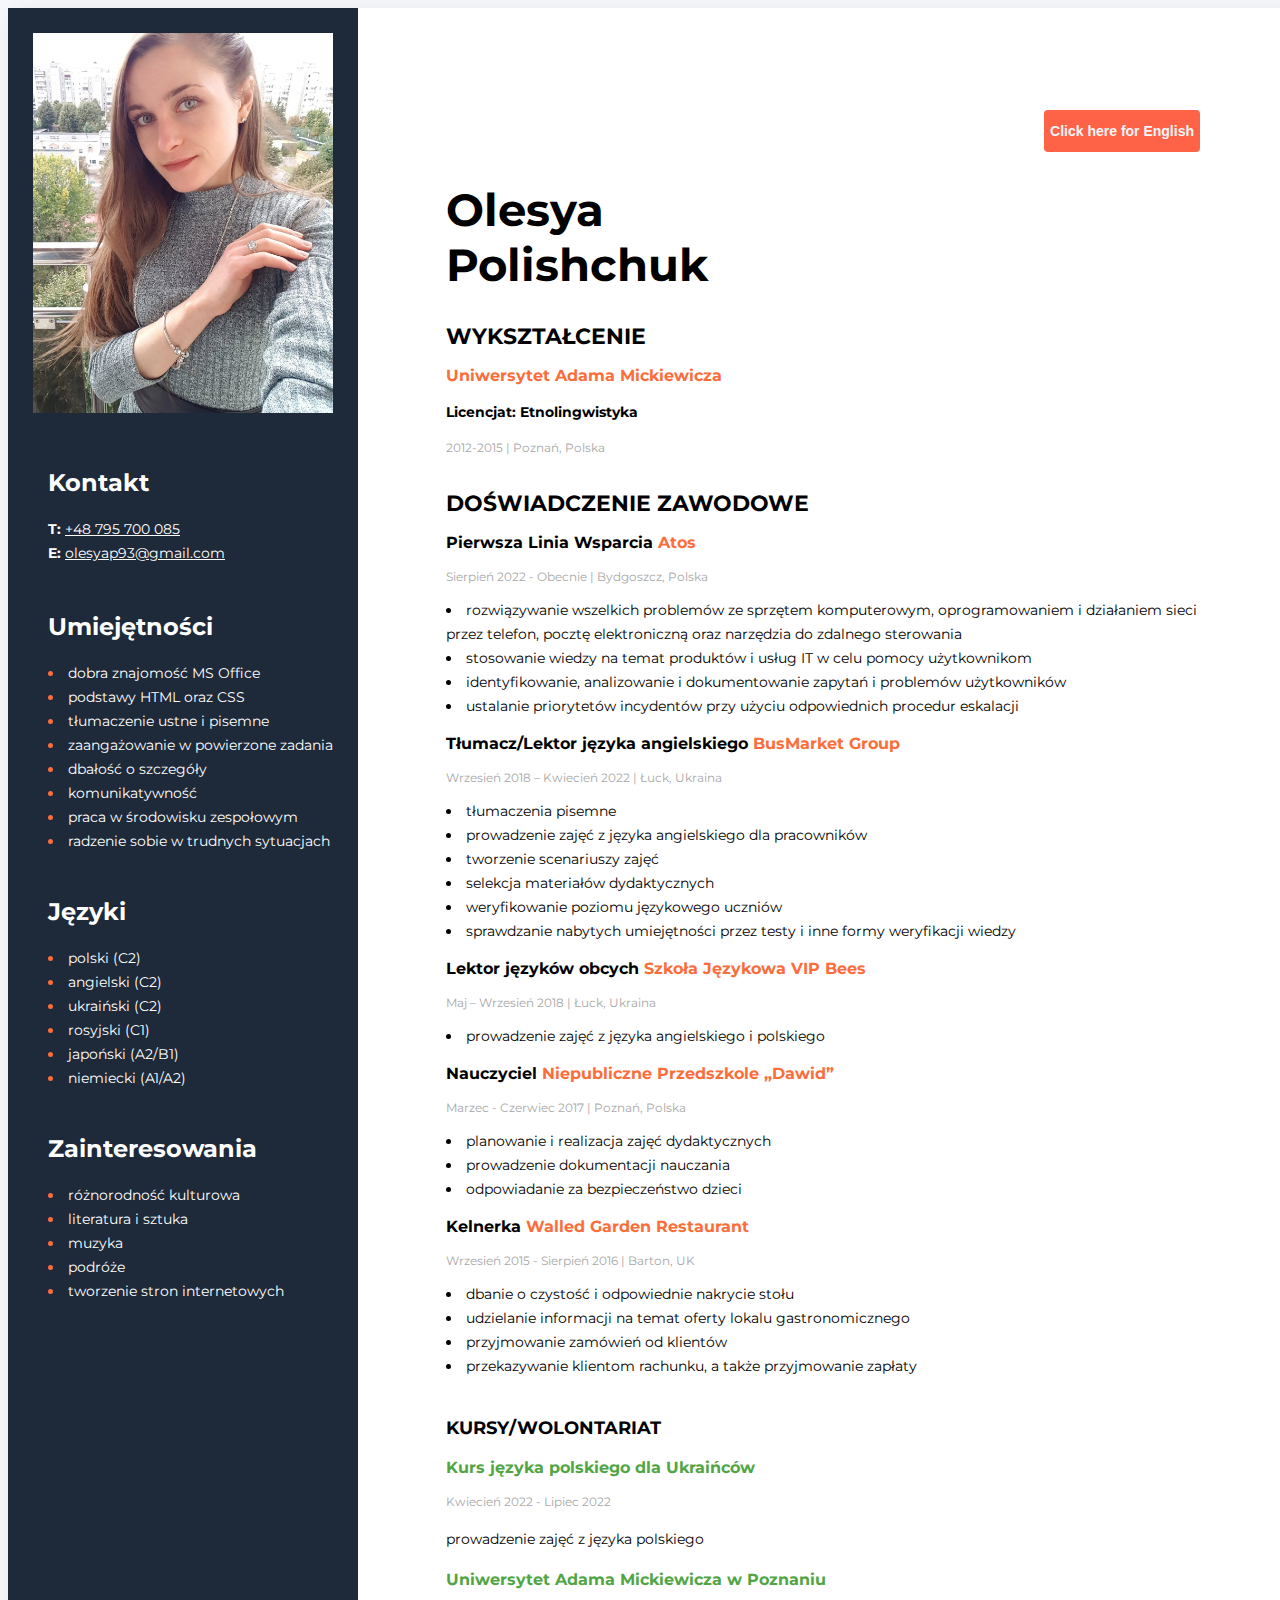
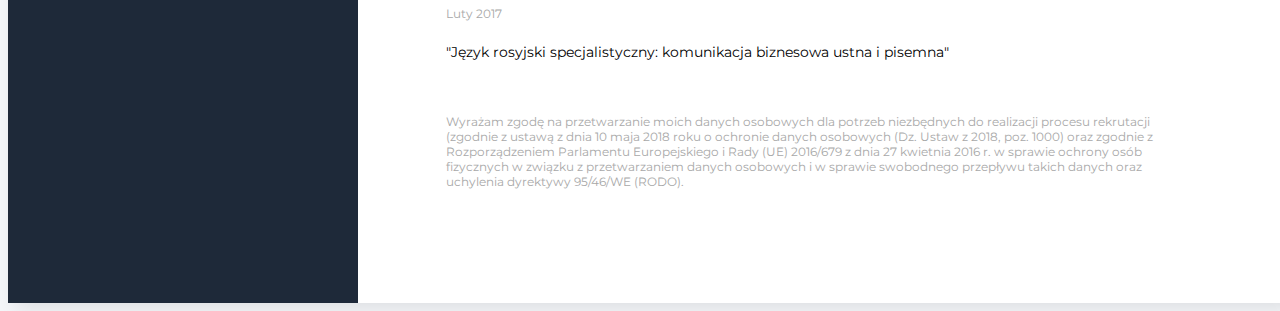
<file: index.html>
<!DOCTYPE html>
<html lang="pl">
  <head>
    <meta charset="UTF-8" />
    <meta http-equiv="X-UA-Compatible" content="IE=edge" />
    <meta name="viewport" content="width=device-width, initial-scale=1.0" />
    <title>CV Olesya Polishchuk</title>

    <link rel="preconnect" href="https://fonts.googleapis.com" />
    <link rel="preconnect" href="https://fonts.gstatic.com" crossorigin />
    <link
      href="https://fonts.googleapis.com/css2?family=Montserrat:wght@400;700&display=swap"
      rel="stylesheet"
    />
    <link href="style.css" rel="stylesheet" />
  </head>
  <body>
    <div class="wrapper">
      <main>
        <div class="language">
          <a href="english.html"><button type="button" class="button-style"><h2 class="job-title">Click here for English</h2></button></a></div>
        <div class="main-description">
          
          <h1>Olesya Polishchuk</h1>

          <div class="university">
            <h2 class="header-primary">WYKSZTAŁCENIE
            </h2>
  
            <h3 class="job-name"><span class="highlight">Uniwersytet Adama Mickiewicza</span></h3>
  
            <h4>Licencjat: Etnolingwistyka
            </h4>
  
            <p class="job-date">2012-2015 | Poznań, Polska</p>
          </div>
  

          
        </div>

        <h2 class="header-primary">DOŚWIADCZENIE ZAWODOWE</h2>

        <div>
          <h3 class="job-name">Pierwsza Linia Wsparcia
            <span class="highlight">Atos</span></h3>

          <p class="job-date">Sierpień 2022 - Obecnie | Bydgoszcz, Polska</p>

          <ul class="job-list">
            <li>rozwiązywanie wszelkich problemów ze sprzętem komputerowym, oprogramowaniem i działaniem sieci przez telefon, pocztę elektroniczną oraz narzędzia do zdalnego sterowania
            </li>
            <li>stosowanie wiedzy na temat produktów i usług IT w celu pomocy użytkownikom

            </li>
            <li>identyfikowanie, analizowanie i dokumentowanie zapytań i problemów użytkowników

            </li>
            <li>ustalanie priorytetów incydentów przy użyciu odpowiednich procedur eskalacji

            </li>
          </ul>
        </div>


        <div>
          

          <h3 class="job-name">Tłumacz/Lektor języka angielskiego
            <span class="highlight">BusMarket Group
            </span></h3>

          <p class="job-date">Wrzesień 2018 – Kwiecień 2022 | Łuck, Ukraina</p>

          <ul class="job-list">
            <li>
              tłumaczenia pisemne
            </li>
            <li>prowadzenie zajęć z języka angielskiego dla pracowników</li>
            <li>tworzenie scenariuszy zajęć</li>
            <li>selekcja materiałów dydaktycznych</li>
            <li>weryfikowanie poziomu językowego uczniów</li>
            <li>sprawdzanie nabytych umiejętności przez testy i inne formy weryfikacji wiedzy</li>
          </ul>
        </div>

        <div>
          <h3 class="job-name">Lektor języków obcych
            <span class="highlight">Szkoła Językowa VIP Bees
</span></h3>

          <p class="job-date">Maj – Wrzesień 2018
            | Łuck, Ukraina</p>

          <ul class="job-list">
            <li>
              prowadzenie zajęć z języka angielskiego i polskiego
            </li>
            
        </div>

        <div>
          <h3 class="job-name">Nauczyciel
            <span class="highlight">Niepubliczne Przedszkole
              „Dawid”</span></h3>

          <p class="job-date">Marzec - Czerwiec 2017 | Poznań, Polska</p>

          <ul class="job-list">
            <li>planowanie i realizacja zajęć dydaktycznych
            </li>
            <li>prowadzenie dokumentacji nauczania 
            </li>
            <li>odpowiadanie za bezpieczeństwo dzieci
            </li>
          </ul>
        </div>

        <div>
          <h3 class="job-name">Kelnerka
            <span class="highlight">Walled Garden Restaurant</span></h3>

          <p class="job-date">Wrzesień 2015 - Sierpień 2016 | Barton, UK</p>

          <ul class="job-list">
            <li>dbanie o czystość i odpowiednie nakrycie stołu
            </li>
            <li>udzielanie informacji na temat oferty lokalu gastronomicznego
            </li>
            <li>przyjmowanie zamówień od klientów
            </li>
            <li>przekazywanie klientom rachunku, a także przyjmowanie zapłaty
            </li>
          </ul>
        </div>

        
        <div class="courses">
          <h2 class="header-primary"><span class="volunteering">KURSY/WOLONTARIAT</span>

          </h2>

          <h3 class="job-name"><span class="highlight"><span class="v-name">Kurs języka polskiego dla Ukraińców</span></span></h3>

          <p class="job-date">Kwiecień 2022 - Lipiec 2022</p>

          <h4 class="job-list">prowadzenie zajęć z języka polskiego
          </h4>

          

          <h3 class="job-name"><span class="highlight"><span class="v-name">Uniwersytet Adama Mickiewicza w Poznaniu</span></span></h3>

          <p class="job-date">Luty 2017</p>

          <h4 class="job-list">"Język rosyjski specjalistyczny: komunikacja biznesowa ustna i pisemna"

          </h4>

          

          
        </div>

        <p class="rodo">Wyrażam zgodę na przetwarzanie moich danych osobowych dla potrzeb niezbędnych do realizacji procesu rekrutacji (zgodnie z ustawą z dnia 10 maja 2018 roku o ochronie danych osobowych (Dz. Ustaw z 2018, poz. 1000) oraz zgodnie z Rozporządzeniem Parlamentu Europejskiego i Rady (UE) 2016/679 z dnia 27 kwietnia 2016 r. w sprawie ochrony osób fizycznych w związku z przetwarzaniem danych osobowych i w sprawie swobodnego przepływu takich danych oraz uchylenia dyrektywy 95/46/WE (RODO).</p>
      </main>
      <aside>
        <img
          class="cv-photo"
          src="photo-cv.jpg"
          width="370"
        
          alt="young woman smiling"
        />

        <div class="contact-block">
          <h2 class="header-secondary">Kontakt</h2>
          <p class="contact-links">
            <span class="bold">T:</span>
             <a class="contact-links" href="tel:+48 795 700 085">+48 795 700 085</a> <br />
            
            <span class="bold"> E:</span>  
            <a class="contact-links" href="mailto:olesyap93@gmail.com">olesyap93@gmail.com</a>
          </p>
        </div>

        <div class="tech-skills-block">
          <h2 class="header-secondary">Umiejętności</h2>
          <ul class="list-secondary">
            <li><span class="list-secondary-item">dobra znajomość MS Office<span></li>
            <li><span class="list-secondary-item">podstawy HTML oraz CSS</span></li>
            <li><span class="list-secondary-item">tłumaczenie ustne i pisemne</span></li>
            <li><span class="list-secondary-item">zaangażowanie w
              powierzone zadania</span></li>
            <li><span class="list-secondary-item">dbałość o szczegóły</span></li>
            <li><span class="list-secondary-item">komunikatywność</span></li>
            <li><span class="list-secondary-item">praca w środowisku zespołowym
              </span></li>
              <li><span class="list-secondary-item">radzenie sobie w trudnych sytuacjach</span></li>
          </ul>
        </div>

        <div class="soft-skills-block">
          <h2 class="header-secondary">Języki</h2>
          <ul class="list-secondary">
            <li><span class="list-secondary-item">polski (C2)</span></li>
            <li><span class="list-secondary-item">angielski (C2)</span></li>
            <li><span class="list-secondary-item">ukraiński (C2)
            </span></li>
            <li><span class="list-secondary-item">rosyjski (C1)</span></li>
            <li><span class="list-secondary-item">japoński (A2/B1)</span></li>
            <li><span class="list-secondary-item">niemiecki (A1/A2)</span></li>
          </ul>
        </div>

        <div class="soft-skills-block">
          <h2 class="header-secondary">Zainteresowania</h2>
          <ul class="list-secondary">
            
            <li><span class="list-secondary-item">różnorodność kulturowa
            </span></li>
            <li><span class="list-secondary-item">literatura i sztuka</span></li>
            <li><span class="list-secondary-item">muzyka</span></li>
            <li><span class="list-secondary-item">podróże</span></li>
            <li><span class="list-secondary-item">tworzenie stron internetowych</span></li>


      
          </ul>
        </div>
      </aside>
    </div>
  </body>
</html>
</file>
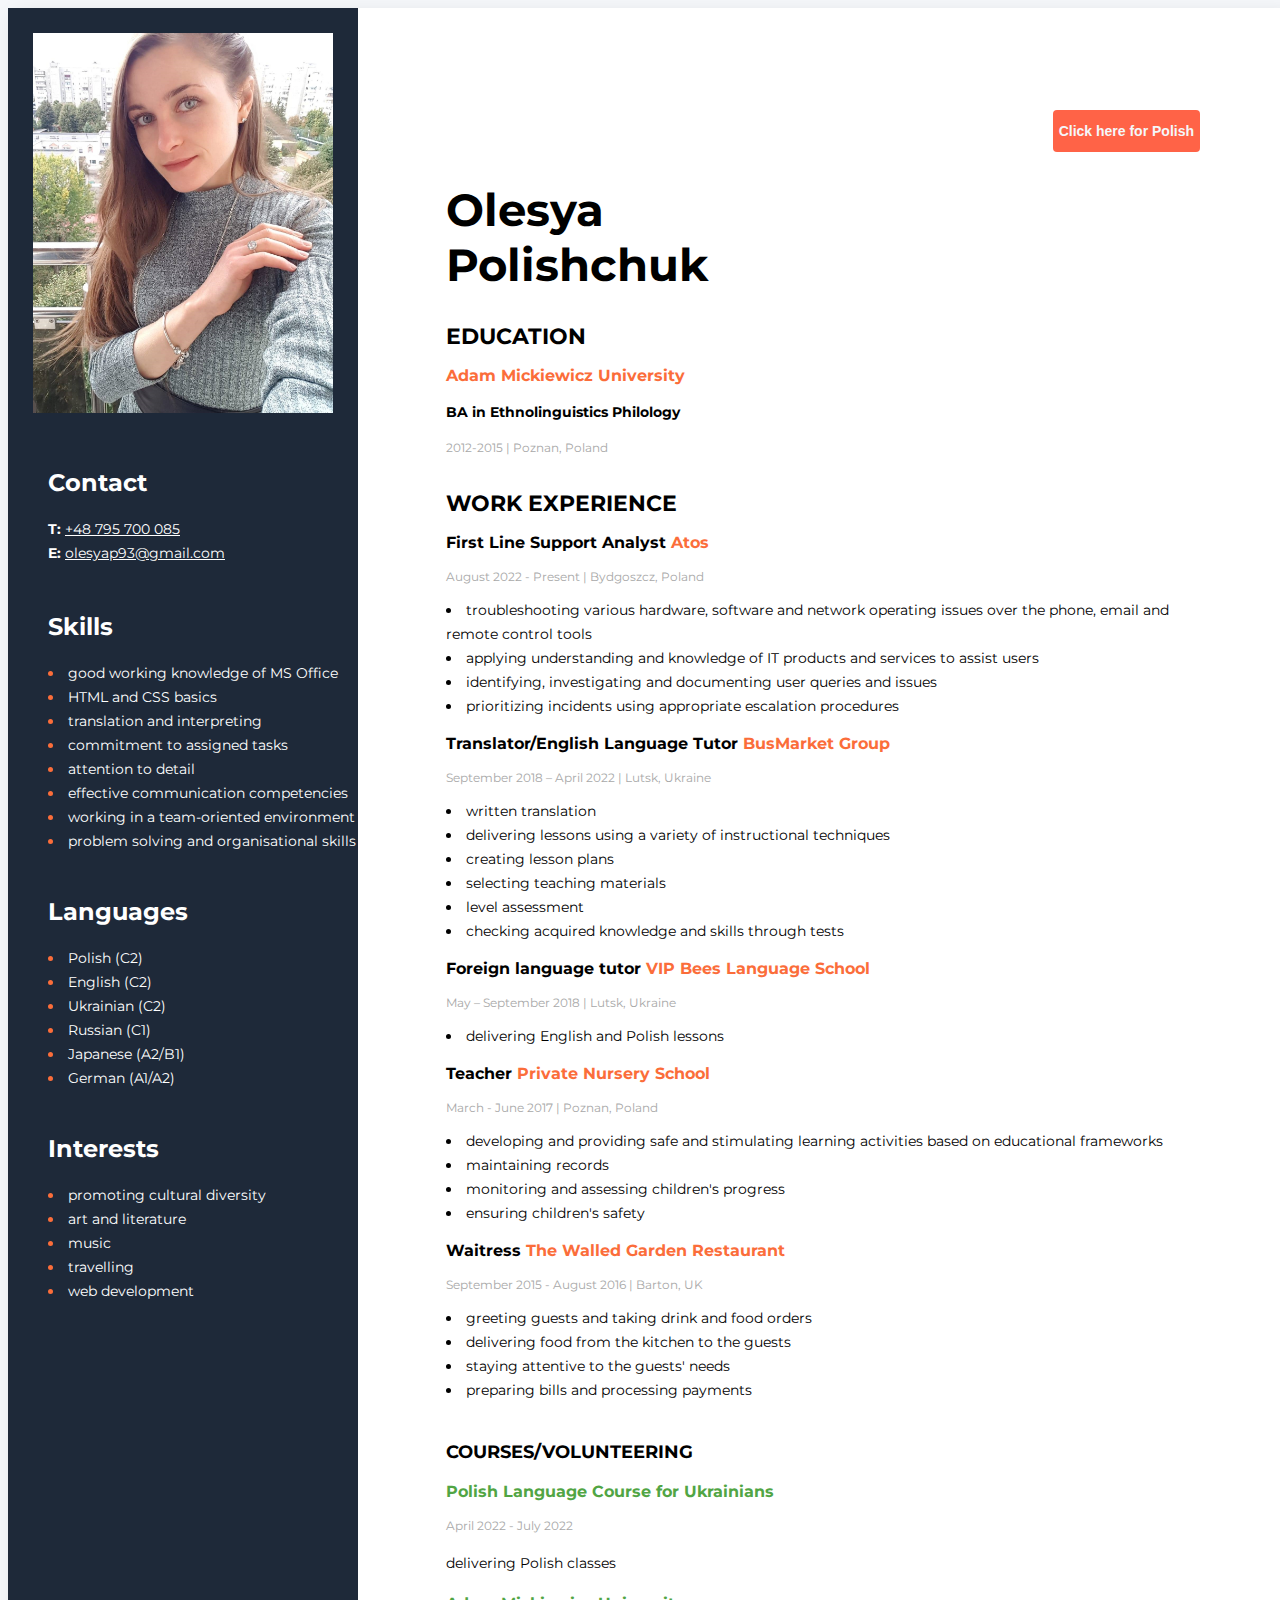
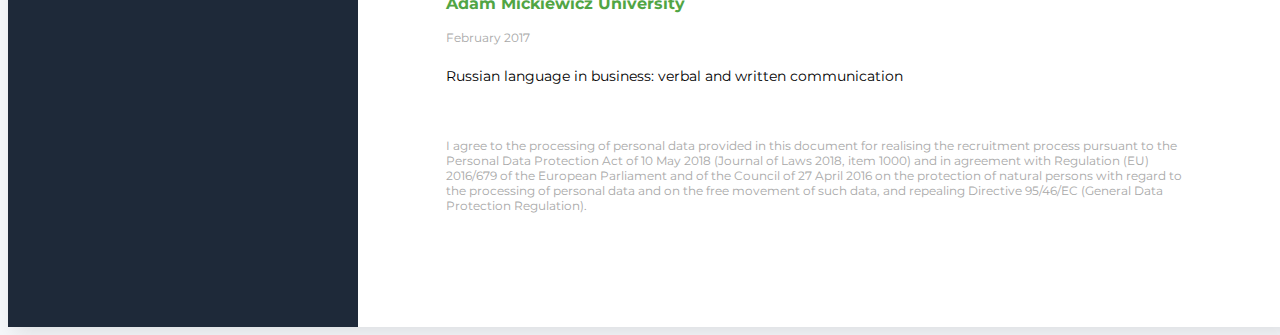
<file: english.html>
<!DOCTYPE html>
<html lang="pl">
  <head>
    <meta charset="UTF-8" />
    <meta http-equiv="X-UA-Compatible" content="IE=edge" />
    <!-- <meta name="viewport" content="width=device-width, initial-scale=1.0" /> -->
    <title>CV Olesya Polishchuk</title>

    <link rel="preconnect" href="https://fonts.googleapis.com" />
    <link rel="preconnect" href="https://fonts.gstatic.com" crossorigin />
    <link
      href="https://fonts.googleapis.com/css2?family=Montserrat:wght@400;700&display=swap"
      rel="stylesheet"
    />
    <link href="style.css" rel="stylesheet" />
  </head>
  <body>
    <div class="wrapper">
      <main>
        <div class="language">
          <a href="index.html"><button type="button" class="button-style"><h2 class="job-title">Click here for Polish</h2></button></a></div>
        <div class="main-description">
          
          <h1>Olesya Polishchuk</h1>

          <div class="university">
            <h2 class="header-primary">EDUCATION
            </h2>
  
            <h3 class="job-name"><span class="highlight">Adam Mickiewicz University</span></h3>
  
            <h4>BA in Ethnolinguistics Philology

            </h4>
  
            <p class="job-date">2012-2015 | Poznan, Poland</p>
          </div>
  

          
        </div>


        

        <h2 class="header-primary">WORK EXPERIENCE</h2>

        <div>
          <h3 class="job-name">First Line Support Analyst
            <span class="highlight">Atos</span></h3>

          <p class="job-date">August 2022 - Present | Bydgoszcz, Poland</p>

          <ul class="job-list">
            <li>troubleshooting various hardware, software and network operating issues over the phone, email and remote control tools 

            </li>
            <li>applying understanding and knowledge of IT products and services to assist users

            </li>
            <li>identifying, investigating and documenting user queries and issues

            </li>
            <li>prioritizing incidents using appropriate escalation procedures

            </li>
          </ul>
        </div>

        <div>
          

          <h3 class="job-name">Translator/English Language Tutor
            <span class="highlight">BusMarket Group
            </span></h3>

          <p class="job-date">September 2018 – April 2022 | Lutsk, Ukraine</p>

          <ul class="job-list">
            <li>
                written translation
            </li>
            <li>delivering lessons using a variety of instructional techniques</li>
            <li>creating lesson plans
            </li>
            <li>selecting teaching materials
            </li>
            <li>level assessment
            </li>
            <li>checking acquired knowledge and skills through tests</li>
          </ul>
        </div>

        <div>
          <h3 class="job-name">Foreign language tutor
            <span class="highlight">VIP Bees Language School
</span></h3>

          <p class="job-date">May – September 2018
            | Lutsk, Ukraine</p>

          <ul class="job-list">
            <li>
                delivering English and Polish lessons

            </li>
            
        </div>

        <div>
          <h3 class="job-name">Teacher
            <span class="highlight">Private Nursery School</span></h3>

          <p class="job-date">March - June 2017 | Poznan, Poland</p>

          <ul class="job-list">
            <li>developing and providing safe and stimulating learning activities based on educational frameworks

            </li>
            <li>maintaining records
 
            </li>
            <li>monitoring and assessing children's progress

            </li>
            <li>ensuring children's safety</li>
          </ul>
        </div>

        <div>
          <h3 class="job-name">Waitress
            <span class="highlight">The Walled Garden Restaurant</span></h3>

          <p class="job-date">September 2015 - August 2016 | Barton, UK</p>

          <ul class="job-list">
            <li>greeting guests and taking drink and food orders

            </li>
            <li>delivering food from the kitchen to the guests

            </li>
            <li>staying attentive to the guests' needs

            </li>
            <li>preparing bills and processing payments

            </li>
          </ul>
        </div>

        
        <div class="courses">
          <h2 class="header-primary"><span class="volunteering">COURSES/VOLUNTEERING
        </span>

          </h2>

          <h3 class="job-name"><span class="highlight"><span class="v-name">Polish Language Course for Ukrainians
          </span></span></h3>

          <p class="job-date">April 2022 - July 2022</p>

          <h4 class="job-list">delivering Polish classes

          </h4>

          

          <h3 class="job-name"><span class="highlight"><span class="v-name">Adam Mickiewicz University
          </span></span></h3>

          <p class="job-date">February 2017</p>

          <h4 class="job-list">Russian language in business: verbal and written communication


          </h4>

          

          
        </div>

        <p class="rodo">I agree to the processing of personal data provided in this document for realising the recruitment process pursuant to the Personal Data Protection Act of 10 May 2018 (Journal of Laws 2018, item 1000) and in agreement with Regulation (EU) 2016/679 of the European Parliament and of the Council of 27 April 2016 on the protection of natural persons with regard to the processing of personal data and on the free movement of such data, and repealing Directive 95/46/EC (General Data Protection Regulation).</p>
      </main>
      <aside>
        <img
          class="cv-photo"
          src="photo-cv.jpg"
          width="370"
        
          alt="young woman smiling"
        />

        <div class="contact-block">
          <h2 class="header-secondary">Contact</h2>
          <p class="contact-links">
            <span class="bold">T:</span>
             <a class="contact-links" href="tel:+48 795 700 085">+48 795 700 085</a> <br />
            
            <span class="bold"> E:</span>  
            <a class="contact-links" href="mailto:olesyap93@gmail.com">olesyap93@gmail.com</a>
          </p>
        </div>

        <div class="tech-skills-block">
          <h2 class="header-secondary">Skills</h2>
          <ul class="list-secondary">
            <li><span class="list-secondary-item">good working knowledge of MS Office<span></li>
            <li><span class="list-secondary-item">HTML and CSS basics</span></li>
            <li><span class="list-secondary-item">translation and interpreting
            </span></li>
            <li><span class="list-secondary-item">commitment to assigned tasks
            </span></li>
            <li><span class="list-secondary-item">attention to detail
            </span></li>
            <li><span class="list-secondary-item">effective communication competencies
            </span></li>
            <li><span class="list-secondary-item">working in a team-oriented environment

              </span></li>
              <li><span class="list-secondary-item">problem solving and organisational skills
              </span></li>
          </ul>
        </div>

        <div class="soft-skills-block">
          <h2 class="header-secondary">Languages
          </h2>
          <ul class="list-secondary">
            <li><span class="list-secondary-item">Polish (C2)</span></li>
            <li><span class="list-secondary-item">English (C2)</span></li>
            <li><span class="list-secondary-item">Ukrainian (C2)
            </span></li>
            <li><span class="list-secondary-item">Russian (C1)</span></li>
            <li><span class="list-secondary-item">Japanese (A2/B1)</span></li>
            <li><span class="list-secondary-item">German (A1/A2)</span></li>
          </ul>
        </div>

        <div class="soft-skills-block">
          <h2 class="header-secondary">Interests</h2>
          <ul class="list-secondary">
            
            <li><span class="list-secondary-item">promoting cultural diversity

            </span></li>
            <li><span class="list-secondary-item">art and literature
            </span></li>
            <li><span class="list-secondary-item">music</span></li>
            <li><span class="list-secondary-item">travelling</span></li>
            <li><span class="list-secondary-item">web development</span></li>


      
          </ul>
        </div>
      </aside>
    </div>
  </body>
</html>
</file>
<file: style.css>
body {
  font-family: "Montserrat", sans-serif;
  background: #f5f7fa;
}

.wrapper {
  display: flex;
  flex-direction: row-reverse;
  justify-content: center;
  width: 1280px;
  margin: 0 auto;
  background: #ffffff;
  box-shadow: 6px 6px 20px rgba(0, 0, 0, 0.1);
}

aside {
  width: 370px;
  background: #1e2939;
}

.cv-photo {
  margin-top: 25px;
  margin-left: 25px;
  margin-right: 25px;
  width: 300px;
}

.header-secondary {
  color: #ffffff;
}

.contact-links {
  color: #ffffff;
  font-size: 14px;
  line-height: 24px;
}

.bold {
  font-weight: 700;
}

.list-secondary {
  color: #fb6d3a;
  font-size: 14px;
  line-height: 24px;
  margin-left: 0;
  padding-left: 0;
  list-style-position: inside;
}
.list-secondary-item {
  color: #ffffff;
}

.contact-block {
  margin-top: 51px;
  margin-left: 40px;
}

.tech-skills-block {
  margin-top: 47px;
  margin-left: 40px;
}

.soft-skills-block {
  margin-top: 44px;
  margin-left: 40px;
}

main {
  padding: 102px 88px 102px 88px;
}

.main-description {
  width: 400px;
  position: relative;
}

.job-title {
  font-weight: 700;
  font-size: 14px;
  line-height: 17px;
  text-align: end;
}

h1 {
  font-weight: 700;
  font-size: 45px;
  line-height: 55px;
}

.description {
  font-weight: 400;
  font-size: 14px;
  line-height: 24px;
  color: #595959;
  margin-bottom: 36px;
}

.projects {
  width: 485px;
  margin-bottom: 50px;
}

.list-primary {
  font-weight: 700;
  font-size: 14px;
  line-height: 24px;
  color: #000000;
  padding-left: 0;
  list-style-position: inside;
}

.list-primary-item {
  font-weight: 400;
  font-size: 14px;
  line-height: 24px;
  color: #595959;
  text-decoration: none;
}

.header-primary {
  font-weight: 700;
  font-size: 22px;
  line-height: 27px;
  margin-bottom: 12px;
}

.job-name {
  font-weight: 700;
  font-size: 16px;
  line-height: 20px;
}

.highlight {
  color: #fb6d3a;
}

.job-date {
  font-weight: 400;
  font-size: 12px;
  line-height: 15px;
  color: #a8a8a8;
}

.job-list {
  font-weight: 400;
  font-size: 14px;
  line-height: 24px;
  padding-left: 0;
  list-style-position: inside;
}

h4 {
  font-weight: 700;
  font-size: 14px;
  line-height: 17px;
}

.university {
  margin-bottom: 35px;
}

.courses {
  margin-top: 35px;
}

.rodo {
  font-weight: 400;
  font-size: 12px;
  line-height: 15px;
  color: #a8a8a8;
  margin-top: 50px;
}

.volunteering {
  font-size: 18px;
}

.v-name {
  color: rgb(81, 165, 68);
}

.language {
  text-align: right;
  margin-left: 200px;
}

.button-style {
  color: #f5f7fa;
  background: tomato;
  border-radius: 4px;
  border-style: none;
  cursor: pointer;
}
</file>
